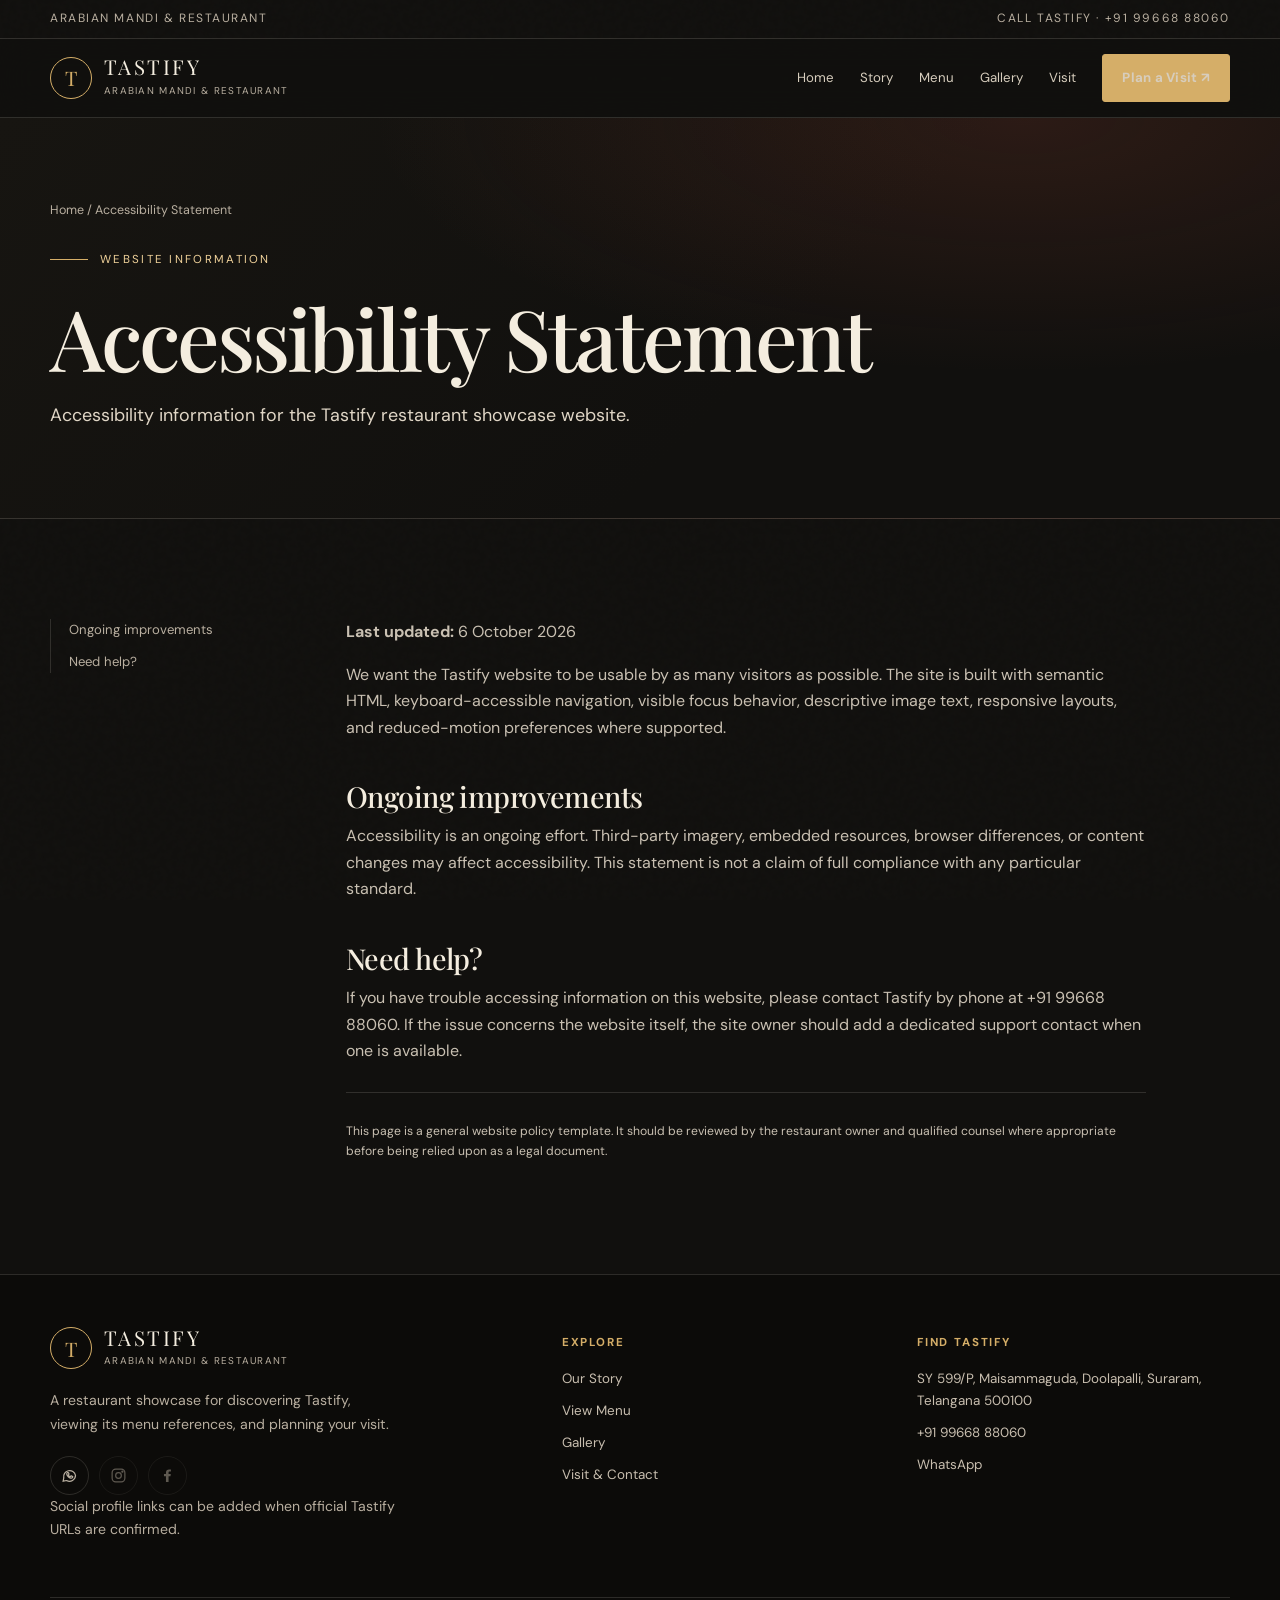
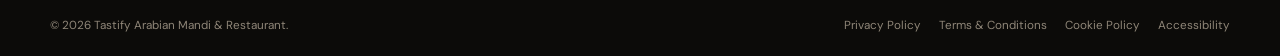
<file: accessibility.html>
<!doctype html><html lang="en"><head><meta charset="utf-8"><meta name="viewport" content="width=device-width,initial-scale=1"><meta name="theme-color" content="#11100e"><meta name="description" content="Accessibility information for the Tastify restaurant showcase website"><title>Accessibility Statement | Tastify Arabian Mandi &amp; Restaurant</title><link rel="preconnect" href="https://fonts.googleapis.com"><link rel="preconnect" href="https://fonts.gstatic.com" crossorigin><link rel="stylesheet" href="assets/styles.css"></head><body><a class="skip-link" href="#main">Skip to content</a><div class="topline"><div class="wrap"><span>Arabian Mandi &amp; Restaurant</span><a href="tel:+919966888060">Call Tastify · +91 99668 88060</a></div></div><header class="header"><div class="wrap nav-wrap"><a class="brand" href="index.html" aria-label="Tastify home"><span class="brand-mark">T</span><span><span class="brand-name">TASTIFY</span><span class="brand-sub">Arabian Mandi &amp; Restaurant</span></span></a><button class="menu-toggle" type="button" aria-expanded="false" aria-label="Open navigation">Menu <span aria-hidden="true">☰</span></button><nav class="nav" aria-label="Main navigation"><a href="index.html">Home</a><a href="story.html">Story</a><a href="menu.html">Menu</a><a href="gallery.html">Gallery</a><a href="visit.html">Visit</a><a class="nav-cta" href="visit.html">Plan a Visit ↗</a></nav></div></header><main id="main"><section class="page-hero"><div class="wrap"><div class="breadcrumbs"><a href="index.html">Home</a> / Accessibility Statement</div><div class="eyebrow">Website information</div><h1>Accessibility Statement</h1><p class="lead">Accessibility information for the Tastify restaurant showcase website.</p></div></section><section class="section"><div class="wrap legal-layout"><nav class="legal-nav" aria-label="On this page"><a href="#ongoing">Ongoing improvements</a><a href="#help">Need help?</a></nav><article class="legal-copy"><p><strong>Last updated:</strong> 6 October 2026</p><p>We want the Tastify website to be usable by as many visitors as possible. The site is built with semantic HTML, keyboard-accessible navigation, visible focus behavior, descriptive image text, responsive layouts, and reduced-motion preferences where supported.</p><h2 id="ongoing">Ongoing improvements</h2><p>Accessibility is an ongoing effort. Third-party imagery, embedded resources, browser differences, or content changes may affect accessibility. This statement is not a claim of full compliance with any particular standard.</p><h2 id="help">Need help?</h2><p>If you have trouble accessing information on this website, please contact Tastify by phone at <a href="tel:+919966888060">+91 99668 88060</a>. If the issue concerns the website itself, the site owner should add a dedicated support contact when one is available.</p><div class="rule"></div><p class="smallprint">This page is a general website policy template. It should be reviewed by the restaurant owner and qualified counsel where appropriate before being relied upon as a legal document.</p></article></div></section></main><footer class="footer"><div class="wrap"><div class="footer-main"><div><a class="brand" href="index.html"><span class="brand-mark">T</span><span><span class="brand-name">TASTIFY</span><span class="brand-sub">Arabian Mandi &amp; Restaurant</span></span></a><p style="margin-top:20px">A restaurant showcase for discovering Tastify, viewing its menu references, and planning your visit.</p><div class="socials"><a class="social" href="https://wa.me/919966888060" aria-label="WhatsApp Tastify" title="WhatsApp Tastify"><svg viewBox="0 0 24 24" fill="none" stroke="currentColor" stroke-width="1.7"><path d="M20.5 11.7a8.5 8.5 0 0 1-12.6 7.4L3 20l.9-4.6a8.5 8.5 0 1 1 16.6-3.7Z"/><path d="M8.6 8.2c.3-.6.6-.6.9-.6h.5c.2 0 .4.1.5.4l.7 1.7c.1.2 0 .4-.1.6l-.5.6c-.2.2-.2.4 0 .7.5.8 1.2 1.5 2 1.9.3.2.5.2.7-.1l.7-.8c.2-.2.4-.2.6-.1l1.6.8c.3.1.4.3.4.5 0 .4-.2 1-.6 1.3-.4.4-1.1.7-1.8.6-1.1-.1-2.4-.7-3.6-1.7-1.3-1.1-2.2-2.5-2.4-3.5-.2-.8.1-1.6.4-2.3Z"/></svg></a><span class="social disabled" title="Official Instagram URL not provided" aria-label="Instagram official link not provided"><svg viewBox="0 0 24 24" fill="none" stroke="currentColor" stroke-width="1.7"><rect x="3" y="3" width="18" height="18" rx="5"/><circle cx="12" cy="12" r="4"/><circle cx="17.5" cy="6.5" r=".8" fill="currentColor"/></svg></span><span class="social disabled" title="Official Facebook URL not provided" aria-label="Facebook official link not provided"><svg viewBox="0 0 24 24" fill="currentColor"><path d="M13.5 21v-8h2.7l.4-3.1h-3.1V8c0-.9.3-1.5 1.6-1.5h1.7V3.7c-.3 0-1.4-.1-2.6-.1-2.6 0-4.4 1.6-4.4 4.5v1.8H7V13h2.8v8z"/></svg></span></div><p class="smallprint">Social profile links can be added when official Tastify URLs are confirmed.</p></div><div><h4>Explore</h4><div class="footer-links"><a href="story.html">Our Story</a><a href="menu.html">View Menu</a><a href="gallery.html">Gallery</a><a href="visit.html">Visit &amp; Contact</a></div></div><div><h4>Find Tastify</h4><div class="footer-links"><a href="https://www.google.com/maps/search/?api=1&query=Tastify+Arabian+Mandi+%26+Restaurant%2C+SY+599%2FP%2C+Maisammaguda%2C+Doolapalli%2C+Suraram%2C+Telangana+500100" target="_blank" rel="noopener">SY 599/P, Maisammaguda, Doolapalli, Suraram, Telangana 500100</a><a href="tel:+919966888060">+91 99668 88060</a><a href="https://wa.me/919966888060" target="_blank" rel="noopener">WhatsApp</a></div></div></div><div class="footer-bottom"><span>© <span data-year>2026</span> Tastify Arabian Mandi &amp; Restaurant.</span><div class="legal-links"><a href="privacy-policy.html">Privacy Policy</a><a href="terms-and-conditions.html">Terms & Conditions</a><a href="cookie-policy.html">Cookie Policy</a><a href="accessibility.html">Accessibility</a></div></div></div></footer><script src="assets/script.js" defer></script></body></html>
</file>
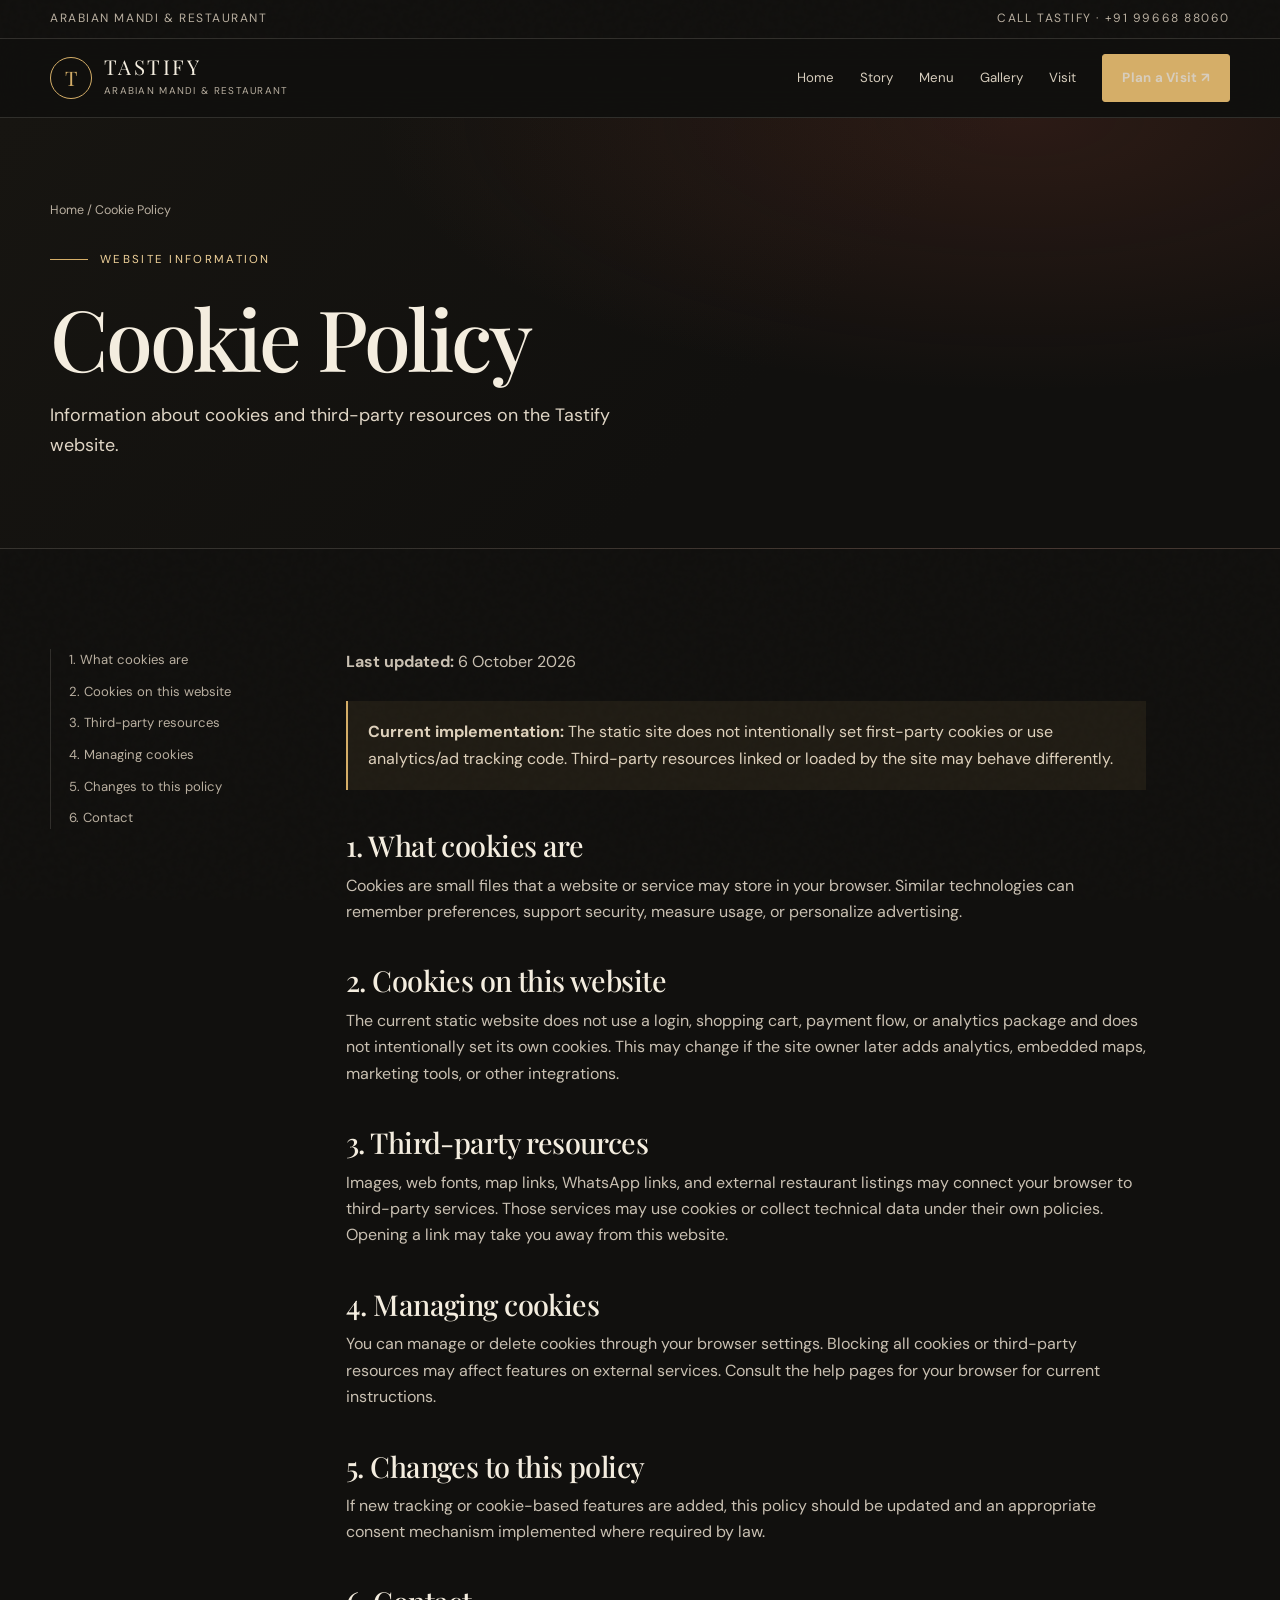
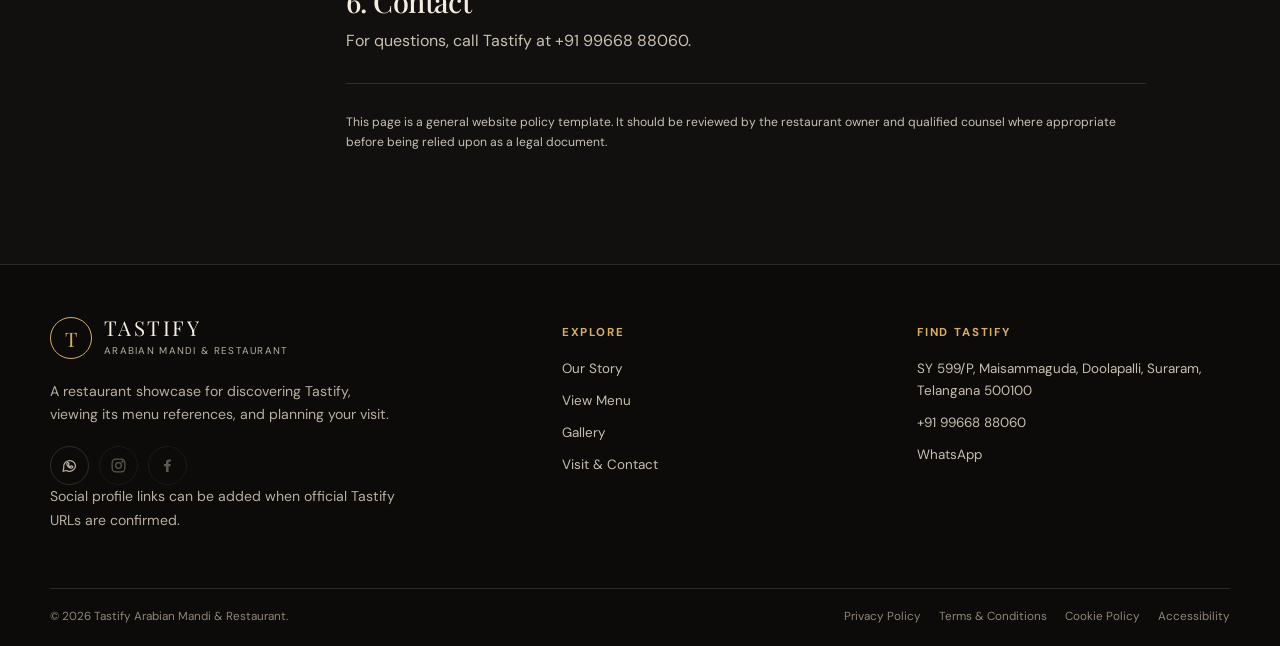
<file: cookie-policy.html>
<!doctype html><html lang="en"><head><meta charset="utf-8"><meta name="viewport" content="width=device-width,initial-scale=1"><meta name="theme-color" content="#11100e"><meta name="description" content="Information about cookies and third-party resources on the Tastify website"><title>Cookie Policy | Tastify Arabian Mandi &amp; Restaurant</title><link rel="preconnect" href="https://fonts.googleapis.com"><link rel="preconnect" href="https://fonts.gstatic.com" crossorigin><link rel="stylesheet" href="assets/styles.css"></head><body><a class="skip-link" href="#main">Skip to content</a><div class="topline"><div class="wrap"><span>Arabian Mandi &amp; Restaurant</span><a href="tel:+919966888060">Call Tastify · +91 99668 88060</a></div></div><header class="header"><div class="wrap nav-wrap"><a class="brand" href="index.html" aria-label="Tastify home"><span class="brand-mark">T</span><span><span class="brand-name">TASTIFY</span><span class="brand-sub">Arabian Mandi &amp; Restaurant</span></span></a><button class="menu-toggle" type="button" aria-expanded="false" aria-label="Open navigation">Menu <span aria-hidden="true">☰</span></button><nav class="nav" aria-label="Main navigation"><a href="index.html">Home</a><a href="story.html">Story</a><a href="menu.html">Menu</a><a href="gallery.html">Gallery</a><a href="visit.html">Visit</a><a class="nav-cta" href="visit.html">Plan a Visit ↗</a></nav></div></header><main id="main"><section class="page-hero"><div class="wrap"><div class="breadcrumbs"><a href="index.html">Home</a> / Cookie Policy</div><div class="eyebrow">Website information</div><h1>Cookie Policy</h1><p class="lead">Information about cookies and third-party resources on the Tastify website.</p></div></section><section class="section"><div class="wrap legal-layout"><nav class="legal-nav" aria-label="On this page"><a href="#what">1. What cookies are</a><a href="#this-site">2. Cookies on this website</a><a href="#third-party">3. Third-party resources</a><a href="#manage">4. Managing cookies</a><a href="#changes">5. Changes to this policy</a><a href="#contact">6. Contact</a></nav><article class="legal-copy"><p><strong>Last updated:</strong> 6 October 2026</p><div class="notice"><strong>Current implementation:</strong> The static site does not intentionally set first-party cookies or use analytics/ad tracking code. Third-party resources linked or loaded by the site may behave differently.</div><h2 id="what">1. What cookies are</h2><p>Cookies are small files that a website or service may store in your browser. Similar technologies can remember preferences, support security, measure usage, or personalize advertising.</p><h2 id="this-site">2. Cookies on this website</h2><p>The current static website does not use a login, shopping cart, payment flow, or analytics package and does not intentionally set its own cookies. This may change if the site owner later adds analytics, embedded maps, marketing tools, or other integrations.</p><h2 id="third-party">3. Third-party resources</h2><p>Images, web fonts, map links, WhatsApp links, and external restaurant listings may connect your browser to third-party services. Those services may use cookies or collect technical data under their own policies. Opening a link may take you away from this website.</p><h2 id="manage">4. Managing cookies</h2><p>You can manage or delete cookies through your browser settings. Blocking all cookies or third-party resources may affect features on external services. Consult the help pages for your browser for current instructions.</p><h2 id="changes">5. Changes to this policy</h2><p>If new tracking or cookie-based features are added, this policy should be updated and an appropriate consent mechanism implemented where required by law.</p><h2 id="contact">6. Contact</h2><p>For questions, call Tastify at <a href="tel:+919966888060">+91 99668 88060</a>.</p><div class="rule"></div><p class="smallprint">This page is a general website policy template. It should be reviewed by the restaurant owner and qualified counsel where appropriate before being relied upon as a legal document.</p></article></div></section></main><footer class="footer"><div class="wrap"><div class="footer-main"><div><a class="brand" href="index.html"><span class="brand-mark">T</span><span><span class="brand-name">TASTIFY</span><span class="brand-sub">Arabian Mandi &amp; Restaurant</span></span></a><p style="margin-top:20px">A restaurant showcase for discovering Tastify, viewing its menu references, and planning your visit.</p><div class="socials"><a class="social" href="https://wa.me/919966888060" aria-label="WhatsApp Tastify" title="WhatsApp Tastify"><svg viewBox="0 0 24 24" fill="none" stroke="currentColor" stroke-width="1.7"><path d="M20.5 11.7a8.5 8.5 0 0 1-12.6 7.4L3 20l.9-4.6a8.5 8.5 0 1 1 16.6-3.7Z"/><path d="M8.6 8.2c.3-.6.6-.6.9-.6h.5c.2 0 .4.1.5.4l.7 1.7c.1.2 0 .4-.1.6l-.5.6c-.2.2-.2.4 0 .7.5.8 1.2 1.5 2 1.9.3.2.5.2.7-.1l.7-.8c.2-.2.4-.2.6-.1l1.6.8c.3.1.4.3.4.5 0 .4-.2 1-.6 1.3-.4.4-1.1.7-1.8.6-1.1-.1-2.4-.7-3.6-1.7-1.3-1.1-2.2-2.5-2.4-3.5-.2-.8.1-1.6.4-2.3Z"/></svg></a><span class="social disabled" title="Official Instagram URL not provided" aria-label="Instagram official link not provided"><svg viewBox="0 0 24 24" fill="none" stroke="currentColor" stroke-width="1.7"><rect x="3" y="3" width="18" height="18" rx="5"/><circle cx="12" cy="12" r="4"/><circle cx="17.5" cy="6.5" r=".8" fill="currentColor"/></svg></span><span class="social disabled" title="Official Facebook URL not provided" aria-label="Facebook official link not provided"><svg viewBox="0 0 24 24" fill="currentColor"><path d="M13.5 21v-8h2.7l.4-3.1h-3.1V8c0-.9.3-1.5 1.6-1.5h1.7V3.7c-.3 0-1.4-.1-2.6-.1-2.6 0-4.4 1.6-4.4 4.5v1.8H7V13h2.8v8z"/></svg></span></div><p class="smallprint">Social profile links can be added when official Tastify URLs are confirmed.</p></div><div><h4>Explore</h4><div class="footer-links"><a href="story.html">Our Story</a><a href="menu.html">View Menu</a><a href="gallery.html">Gallery</a><a href="visit.html">Visit &amp; Contact</a></div></div><div><h4>Find Tastify</h4><div class="footer-links"><a href="https://www.google.com/maps/search/?api=1&query=Tastify+Arabian+Mandi+%26+Restaurant%2C+SY+599%2FP%2C+Maisammaguda%2C+Doolapalli%2C+Suraram%2C+Telangana+500100" target="_blank" rel="noopener">SY 599/P, Maisammaguda, Doolapalli, Suraram, Telangana 500100</a><a href="tel:+919966888060">+91 99668 88060</a><a href="https://wa.me/919966888060" target="_blank" rel="noopener">WhatsApp</a></div></div></div><div class="footer-bottom"><span>© <span data-year>2026</span> Tastify Arabian Mandi &amp; Restaurant.</span><div class="legal-links"><a href="privacy-policy.html">Privacy Policy</a><a href="terms-and-conditions.html">Terms & Conditions</a><a href="cookie-policy.html">Cookie Policy</a><a href="accessibility.html">Accessibility</a></div></div></div></footer><script src="assets/script.js" defer></script></body></html>
</file>
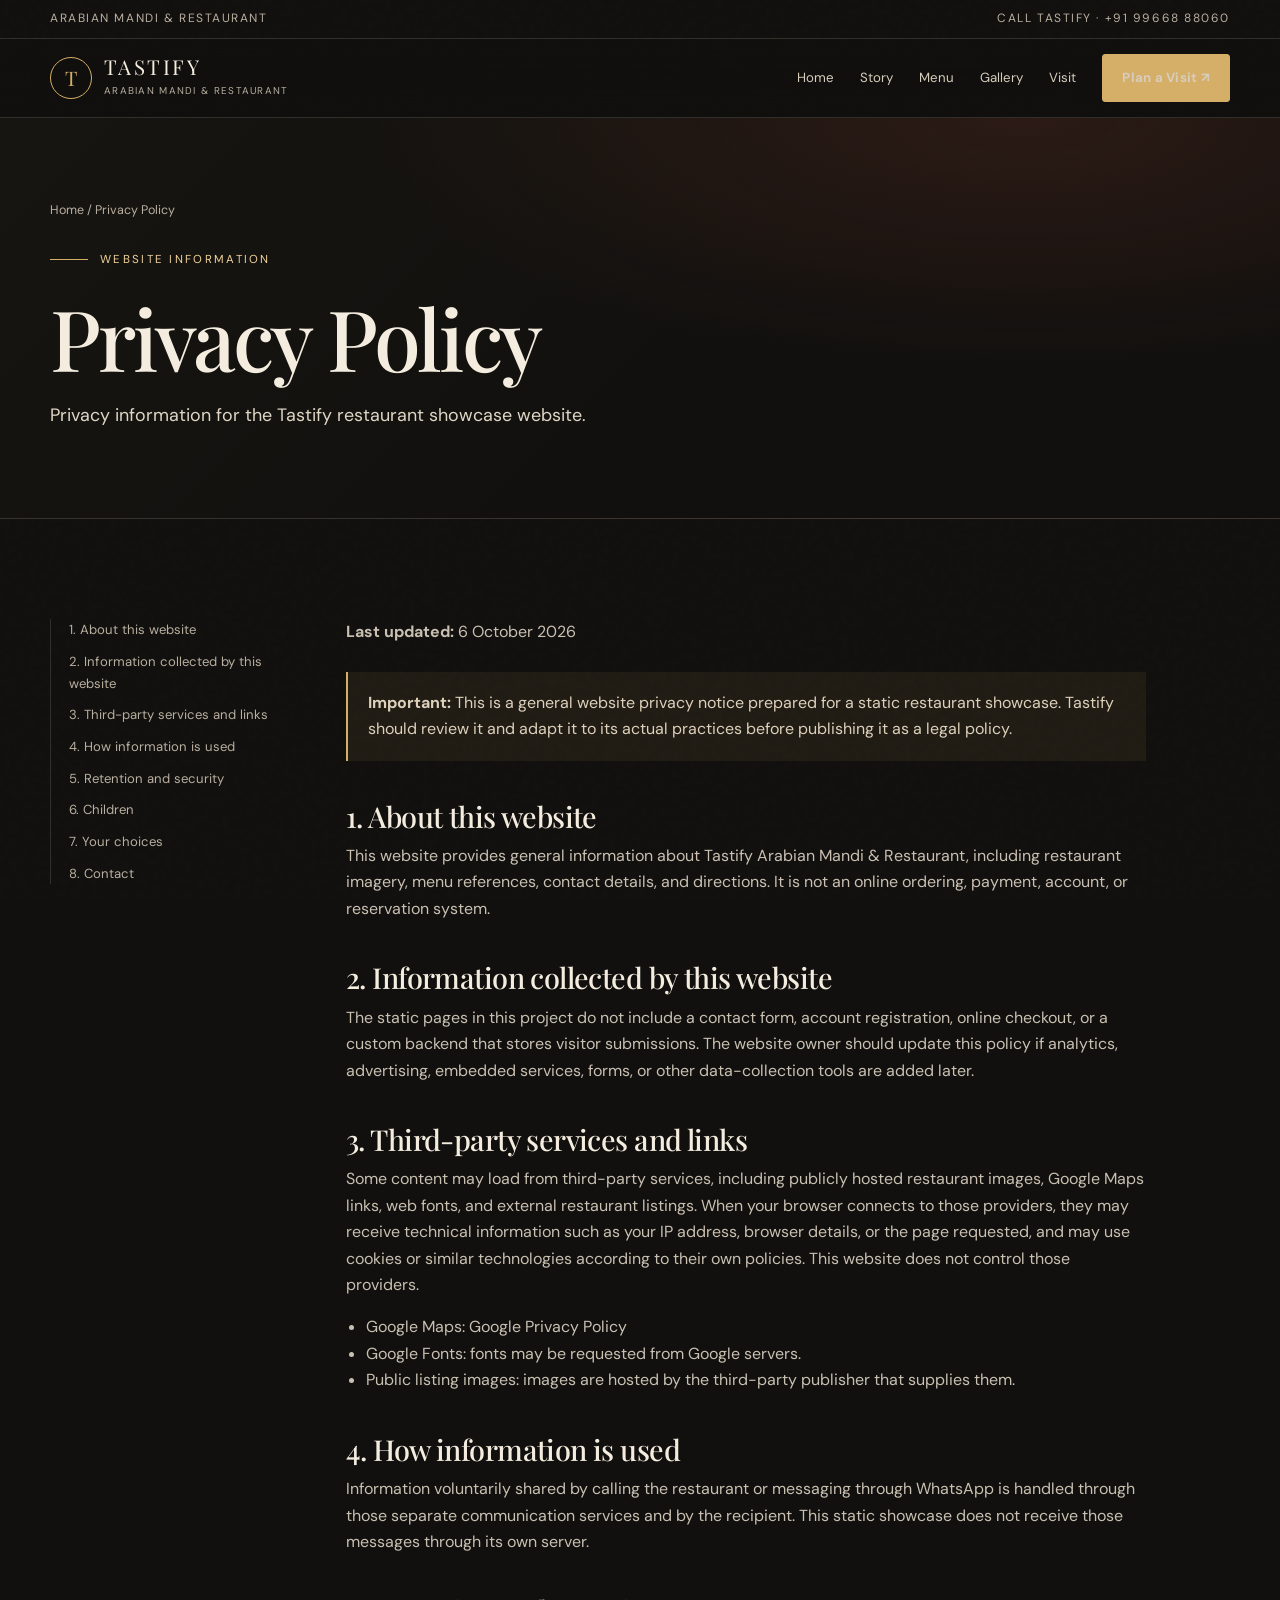
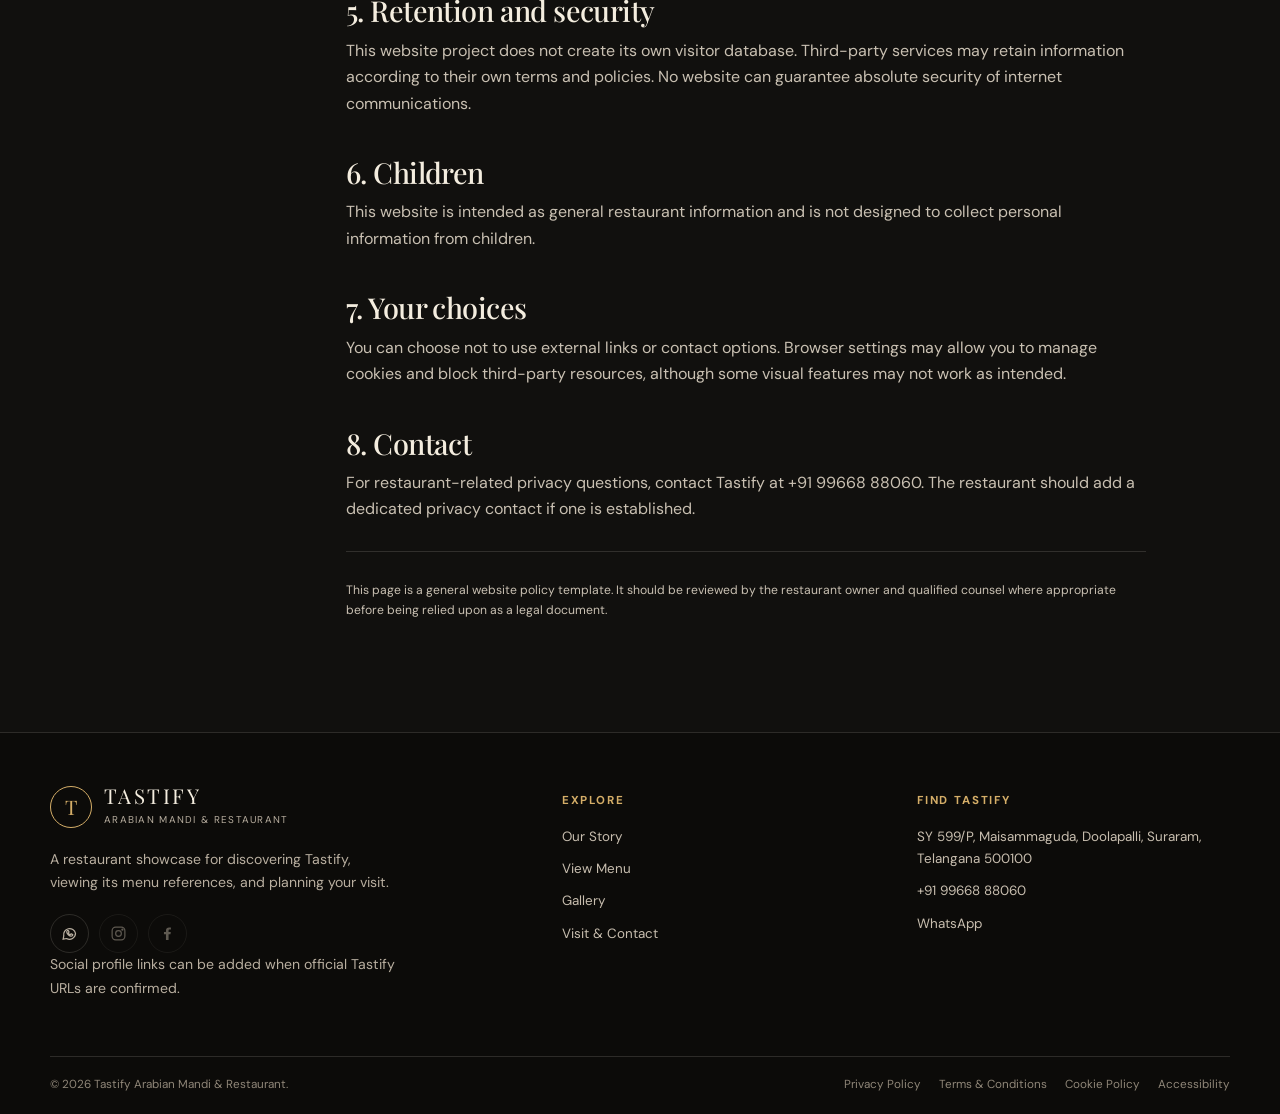
<file: privacy-policy.html>
<!doctype html><html lang="en"><head><meta charset="utf-8"><meta name="viewport" content="width=device-width,initial-scale=1"><meta name="theme-color" content="#11100e"><meta name="description" content="Privacy information for the Tastify restaurant showcase website"><title>Privacy Policy | Tastify Arabian Mandi &amp; Restaurant</title><link rel="preconnect" href="https://fonts.googleapis.com"><link rel="preconnect" href="https://fonts.gstatic.com" crossorigin><link rel="stylesheet" href="assets/styles.css"></head><body><a class="skip-link" href="#main">Skip to content</a><div class="topline"><div class="wrap"><span>Arabian Mandi &amp; Restaurant</span><a href="tel:+919966888060">Call Tastify · +91 99668 88060</a></div></div><header class="header"><div class="wrap nav-wrap"><a class="brand" href="index.html" aria-label="Tastify home"><span class="brand-mark">T</span><span><span class="brand-name">TASTIFY</span><span class="brand-sub">Arabian Mandi &amp; Restaurant</span></span></a><button class="menu-toggle" type="button" aria-expanded="false" aria-label="Open navigation">Menu <span aria-hidden="true">☰</span></button><nav class="nav" aria-label="Main navigation"><a href="index.html">Home</a><a href="story.html">Story</a><a href="menu.html">Menu</a><a href="gallery.html">Gallery</a><a href="visit.html">Visit</a><a class="nav-cta" href="visit.html">Plan a Visit ↗</a></nav></div></header><main id="main"><section class="page-hero"><div class="wrap"><div class="breadcrumbs"><a href="index.html">Home</a> / Privacy Policy</div><div class="eyebrow">Website information</div><h1>Privacy Policy</h1><p class="lead">Privacy information for the Tastify restaurant showcase website.</p></div></section><section class="section"><div class="wrap legal-layout"><nav class="legal-nav" aria-label="On this page"><a href="#scope">1. About this website</a><a href="#data">2. Information collected by this website</a><a href="#third-party">3. Third-party services and links</a><a href="#purpose">4. How information is used</a><a href="#retention">5. Retention and security</a><a href="#children">6. Children</a><a href="#rights">7. Your choices</a><a href="#contact">8. Contact</a></nav><article class="legal-copy"><p><strong>Last updated:</strong> 6 October 2026</p><div class="notice"><strong>Important:</strong> This is a general website privacy notice prepared for a static restaurant showcase. Tastify should review it and adapt it to its actual practices before publishing it as a legal policy.</div><h2 id="scope">1. About this website</h2><p>This website provides general information about Tastify Arabian Mandi &amp; Restaurant, including restaurant imagery, menu references, contact details, and directions. It is not an online ordering, payment, account, or reservation system.</p><h2 id="data">2. Information collected by this website</h2><p>The static pages in this project do not include a contact form, account registration, online checkout, or a custom backend that stores visitor submissions. The website owner should update this policy if analytics, advertising, embedded services, forms, or other data-collection tools are added later.</p><h2 id="third-party">3. Third-party services and links</h2><p>Some content may load from third-party services, including publicly hosted restaurant images, Google Maps links, web fonts, and external restaurant listings. When your browser connects to those providers, they may receive technical information such as your IP address, browser details, or the page requested, and may use cookies or similar technologies according to their own policies. This website does not control those providers.</p><ul><li>Google Maps: <a href="https://policies.google.com/privacy" target="_blank" rel="noopener">Google Privacy Policy</a></li><li>Google Fonts: fonts may be requested from Google servers.</li><li>Public listing images: images are hosted by the third-party publisher that supplies them.</li></ul><h2 id="purpose">4. How information is used</h2><p>Information voluntarily shared by calling the restaurant or messaging through WhatsApp is handled through those separate communication services and by the recipient. This static showcase does not receive those messages through its own server.</p><h2 id="retention">5. Retention and security</h2><p>This website project does not create its own visitor database. Third-party services may retain information according to their own terms and policies. No website can guarantee absolute security of internet communications.</p><h2 id="children">6. Children</h2><p>This website is intended as general restaurant information and is not designed to collect personal information from children.</p><h2 id="rights">7. Your choices</h2><p>You can choose not to use external links or contact options. Browser settings may allow you to manage cookies and block third-party resources, although some visual features may not work as intended.</p><h2 id="contact">8. Contact</h2><p>For restaurant-related privacy questions, contact Tastify at <a href="tel:+919966888060">+91 99668 88060</a>. The restaurant should add a dedicated privacy contact if one is established.</p><div class="rule"></div><p class="smallprint">This page is a general website policy template. It should be reviewed by the restaurant owner and qualified counsel where appropriate before being relied upon as a legal document.</p></article></div></section></main><footer class="footer"><div class="wrap"><div class="footer-main"><div><a class="brand" href="index.html"><span class="brand-mark">T</span><span><span class="brand-name">TASTIFY</span><span class="brand-sub">Arabian Mandi &amp; Restaurant</span></span></a><p style="margin-top:20px">A restaurant showcase for discovering Tastify, viewing its menu references, and planning your visit.</p><div class="socials"><a class="social" href="https://wa.me/919966888060" aria-label="WhatsApp Tastify" title="WhatsApp Tastify"><svg viewBox="0 0 24 24" fill="none" stroke="currentColor" stroke-width="1.7"><path d="M20.5 11.7a8.5 8.5 0 0 1-12.6 7.4L3 20l.9-4.6a8.5 8.5 0 1 1 16.6-3.7Z"/><path d="M8.6 8.2c.3-.6.6-.6.9-.6h.5c.2 0 .4.1.5.4l.7 1.7c.1.2 0 .4-.1.6l-.5.6c-.2.2-.2.4 0 .7.5.8 1.2 1.5 2 1.9.3.2.5.2.7-.1l.7-.8c.2-.2.4-.2.6-.1l1.6.8c.3.1.4.3.4.5 0 .4-.2 1-.6 1.3-.4.4-1.1.7-1.8.6-1.1-.1-2.4-.7-3.6-1.7-1.3-1.1-2.2-2.5-2.4-3.5-.2-.8.1-1.6.4-2.3Z"/></svg></a><span class="social disabled" title="Official Instagram URL not provided" aria-label="Instagram official link not provided"><svg viewBox="0 0 24 24" fill="none" stroke="currentColor" stroke-width="1.7"><rect x="3" y="3" width="18" height="18" rx="5"/><circle cx="12" cy="12" r="4"/><circle cx="17.5" cy="6.5" r=".8" fill="currentColor"/></svg></span><span class="social disabled" title="Official Facebook URL not provided" aria-label="Facebook official link not provided"><svg viewBox="0 0 24 24" fill="currentColor"><path d="M13.5 21v-8h2.7l.4-3.1h-3.1V8c0-.9.3-1.5 1.6-1.5h1.7V3.7c-.3 0-1.4-.1-2.6-.1-2.6 0-4.4 1.6-4.4 4.5v1.8H7V13h2.8v8z"/></svg></span></div><p class="smallprint">Social profile links can be added when official Tastify URLs are confirmed.</p></div><div><h4>Explore</h4><div class="footer-links"><a href="story.html">Our Story</a><a href="menu.html">View Menu</a><a href="gallery.html">Gallery</a><a href="visit.html">Visit &amp; Contact</a></div></div><div><h4>Find Tastify</h4><div class="footer-links"><a href="https://www.google.com/maps/search/?api=1&query=Tastify+Arabian+Mandi+%26+Restaurant%2C+SY+599%2FP%2C+Maisammaguda%2C+Doolapalli%2C+Suraram%2C+Telangana+500100" target="_blank" rel="noopener">SY 599/P, Maisammaguda, Doolapalli, Suraram, Telangana 500100</a><a href="tel:+919966888060">+91 99668 88060</a><a href="https://wa.me/919966888060" target="_blank" rel="noopener">WhatsApp</a></div></div></div><div class="footer-bottom"><span>© <span data-year>2026</span> Tastify Arabian Mandi &amp; Restaurant.</span><div class="legal-links"><a href="privacy-policy.html">Privacy Policy</a><a href="terms-and-conditions.html">Terms & Conditions</a><a href="cookie-policy.html">Cookie Policy</a><a href="accessibility.html">Accessibility</a></div></div></div></footer><script src="assets/script.js" defer></script></body></html>
</file>
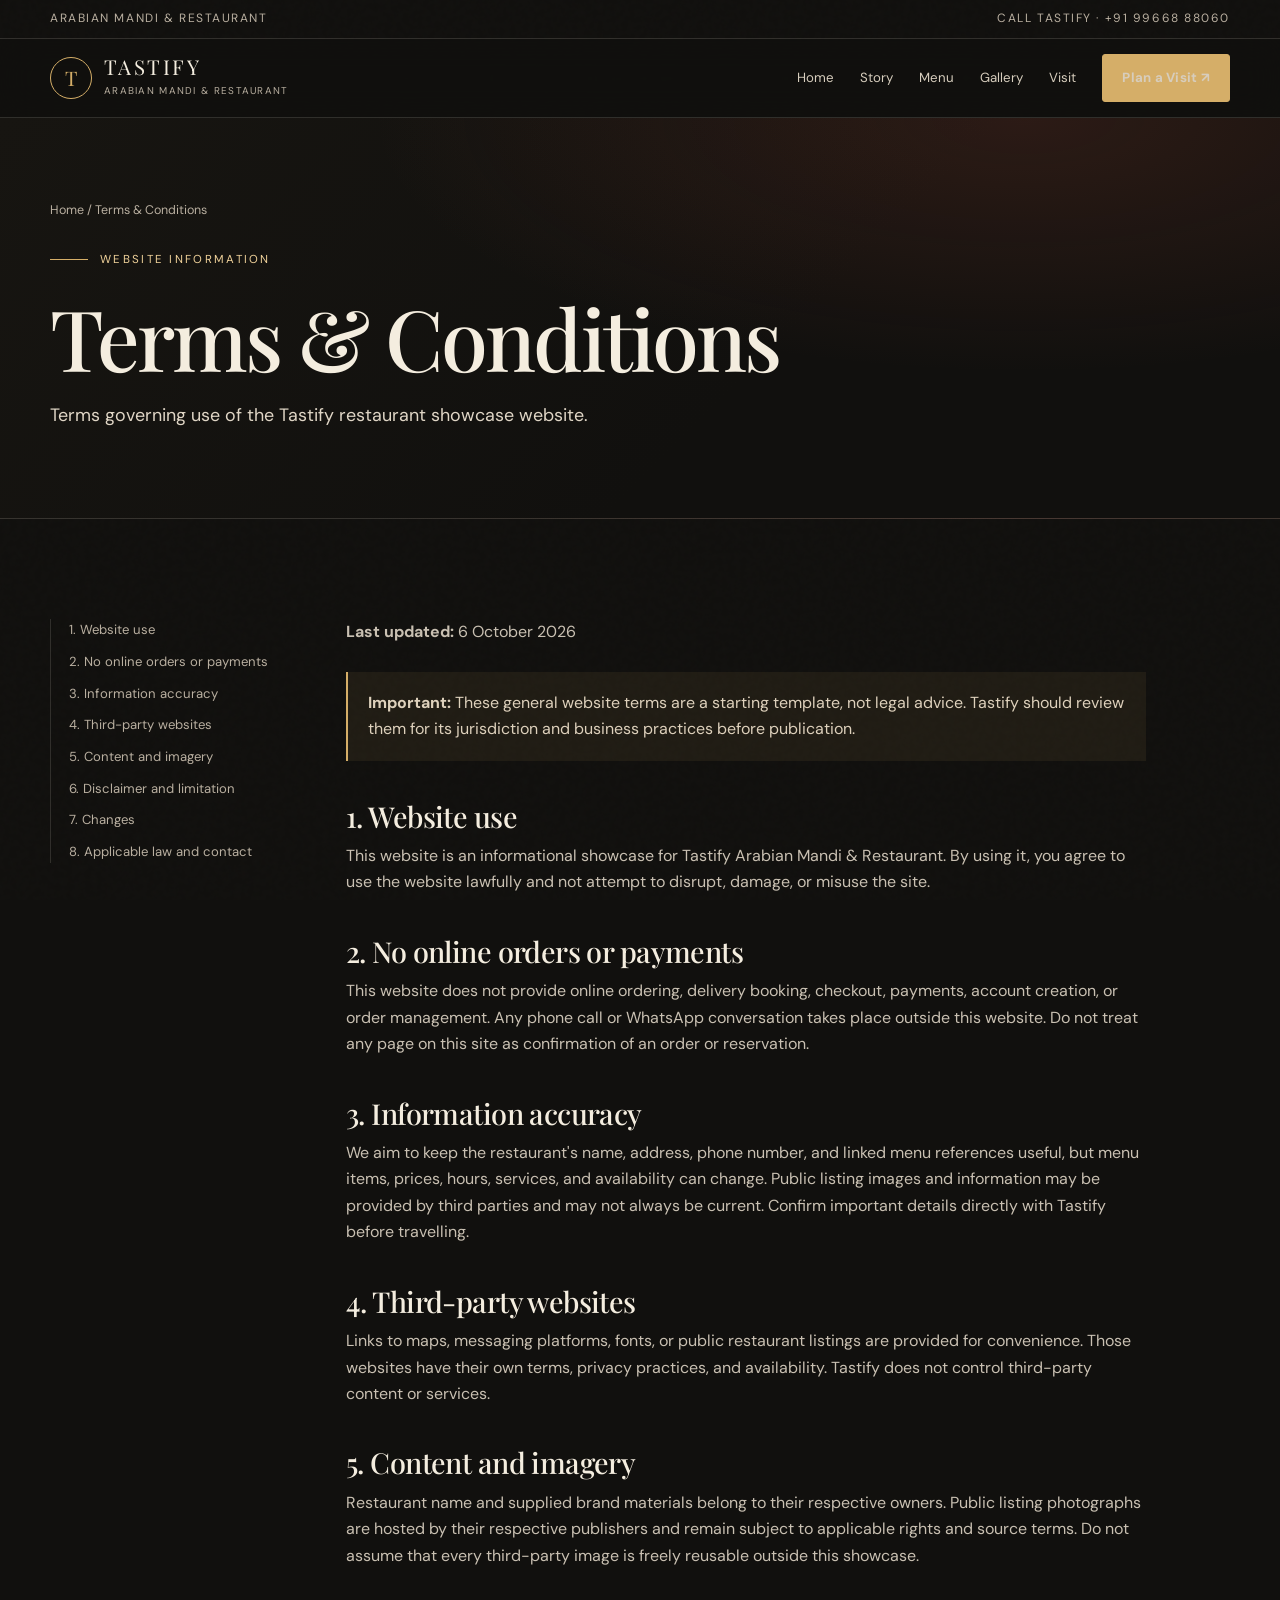
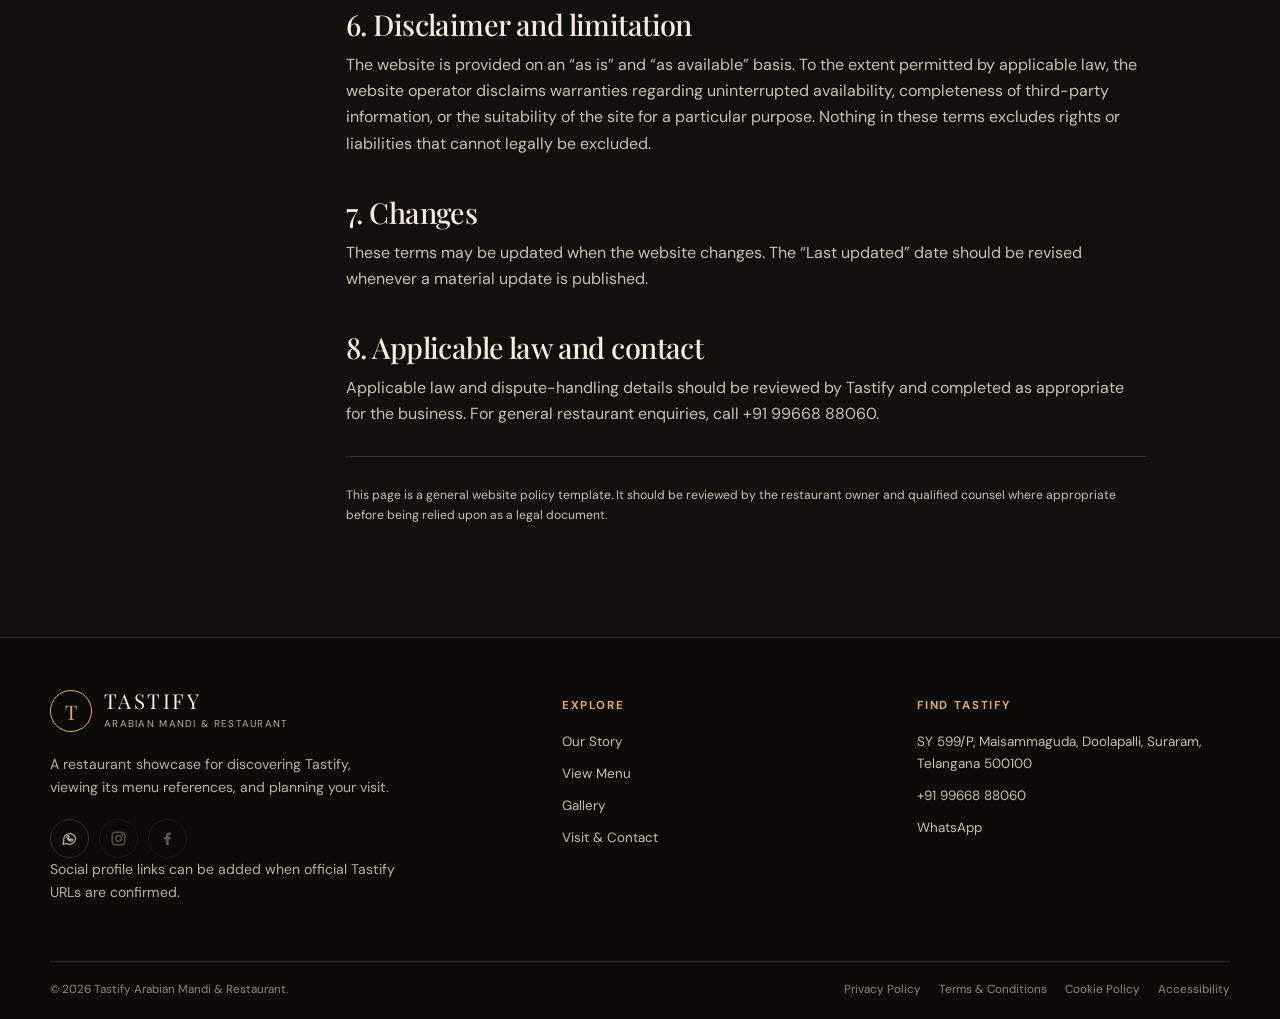
<file: terms-and-conditions.html>
<!doctype html><html lang="en"><head><meta charset="utf-8"><meta name="viewport" content="width=device-width,initial-scale=1"><meta name="theme-color" content="#11100e"><meta name="description" content="Terms governing use of the Tastify restaurant showcase website"><title>Terms & Conditions | Tastify Arabian Mandi &amp; Restaurant</title><link rel="preconnect" href="https://fonts.googleapis.com"><link rel="preconnect" href="https://fonts.gstatic.com" crossorigin><link rel="stylesheet" href="assets/styles.css"></head><body><a class="skip-link" href="#main">Skip to content</a><div class="topline"><div class="wrap"><span>Arabian Mandi &amp; Restaurant</span><a href="tel:+919966888060">Call Tastify · +91 99668 88060</a></div></div><header class="header"><div class="wrap nav-wrap"><a class="brand" href="index.html" aria-label="Tastify home"><span class="brand-mark">T</span><span><span class="brand-name">TASTIFY</span><span class="brand-sub">Arabian Mandi &amp; Restaurant</span></span></a><button class="menu-toggle" type="button" aria-expanded="false" aria-label="Open navigation">Menu <span aria-hidden="true">☰</span></button><nav class="nav" aria-label="Main navigation"><a href="index.html">Home</a><a href="story.html">Story</a><a href="menu.html">Menu</a><a href="gallery.html">Gallery</a><a href="visit.html">Visit</a><a class="nav-cta" href="visit.html">Plan a Visit ↗</a></nav></div></header><main id="main"><section class="page-hero"><div class="wrap"><div class="breadcrumbs"><a href="index.html">Home</a> / Terms & Conditions</div><div class="eyebrow">Website information</div><h1>Terms & Conditions</h1><p class="lead">Terms governing use of the Tastify restaurant showcase website.</p></div></section><section class="section"><div class="wrap legal-layout"><nav class="legal-nav" aria-label="On this page"><a href="#acceptance">1. Website use</a><a href="#no-orders">2. No online orders or payments</a><a href="#accuracy">3. Information accuracy</a><a href="#third-party">4. Third-party websites</a><a href="#intellectual-property">5. Content and imagery</a><a href="#liability">6. Disclaimer and limitation</a><a href="#changes">7. Changes</a><a href="#law">8. Applicable law and contact</a></nav><article class="legal-copy"><p><strong>Last updated:</strong> 6 October 2026</p><div class="notice"><strong>Important:</strong> These general website terms are a starting template, not legal advice. Tastify should review them for its jurisdiction and business practices before publication.</div><h2 id="acceptance">1. Website use</h2><p>This website is an informational showcase for Tastify Arabian Mandi &amp; Restaurant. By using it, you agree to use the website lawfully and not attempt to disrupt, damage, or misuse the site.</p><h2 id="no-orders">2. No online orders or payments</h2><p>This website does not provide online ordering, delivery booking, checkout, payments, account creation, or order management. Any phone call or WhatsApp conversation takes place outside this website. Do not treat any page on this site as confirmation of an order or reservation.</p><h2 id="accuracy">3. Information accuracy</h2><p>We aim to keep the restaurant's name, address, phone number, and linked menu references useful, but menu items, prices, hours, services, and availability can change. Public listing images and information may be provided by third parties and may not always be current. Confirm important details directly with Tastify before travelling.</p><h2 id="third-party">4. Third-party websites</h2><p>Links to maps, messaging platforms, fonts, or public restaurant listings are provided for convenience. Those websites have their own terms, privacy practices, and availability. Tastify does not control third-party content or services.</p><h2 id="intellectual-property">5. Content and imagery</h2><p>Restaurant name and supplied brand materials belong to their respective owners. Public listing photographs are hosted by their respective publishers and remain subject to applicable rights and source terms. Do not assume that every third-party image is freely reusable outside this showcase.</p><h2 id="liability">6. Disclaimer and limitation</h2><p>The website is provided on an “as is” and “as available” basis. To the extent permitted by applicable law, the website operator disclaims warranties regarding uninterrupted availability, completeness of third-party information, or the suitability of the site for a particular purpose. Nothing in these terms excludes rights or liabilities that cannot legally be excluded.</p><h2 id="changes">7. Changes</h2><p>These terms may be updated when the website changes. The “Last updated” date should be revised whenever a material update is published.</p><h2 id="law">8. Applicable law and contact</h2><p>Applicable law and dispute-handling details should be reviewed by Tastify and completed as appropriate for the business. For general restaurant enquiries, call <a href="tel:+919966888060">+91 99668 88060</a>.</p><div class="rule"></div><p class="smallprint">This page is a general website policy template. It should be reviewed by the restaurant owner and qualified counsel where appropriate before being relied upon as a legal document.</p></article></div></section></main><footer class="footer"><div class="wrap"><div class="footer-main"><div><a class="brand" href="index.html"><span class="brand-mark">T</span><span><span class="brand-name">TASTIFY</span><span class="brand-sub">Arabian Mandi &amp; Restaurant</span></span></a><p style="margin-top:20px">A restaurant showcase for discovering Tastify, viewing its menu references, and planning your visit.</p><div class="socials"><a class="social" href="https://wa.me/919966888060" aria-label="WhatsApp Tastify" title="WhatsApp Tastify"><svg viewBox="0 0 24 24" fill="none" stroke="currentColor" stroke-width="1.7"><path d="M20.5 11.7a8.5 8.5 0 0 1-12.6 7.4L3 20l.9-4.6a8.5 8.5 0 1 1 16.6-3.7Z"/><path d="M8.6 8.2c.3-.6.6-.6.9-.6h.5c.2 0 .4.1.5.4l.7 1.7c.1.2 0 .4-.1.6l-.5.6c-.2.2-.2.4 0 .7.5.8 1.2 1.5 2 1.9.3.2.5.2.7-.1l.7-.8c.2-.2.4-.2.6-.1l1.6.8c.3.1.4.3.4.5 0 .4-.2 1-.6 1.3-.4.4-1.1.7-1.8.6-1.1-.1-2.4-.7-3.6-1.7-1.3-1.1-2.2-2.5-2.4-3.5-.2-.8.1-1.6.4-2.3Z"/></svg></a><span class="social disabled" title="Official Instagram URL not provided" aria-label="Instagram official link not provided"><svg viewBox="0 0 24 24" fill="none" stroke="currentColor" stroke-width="1.7"><rect x="3" y="3" width="18" height="18" rx="5"/><circle cx="12" cy="12" r="4"/><circle cx="17.5" cy="6.5" r=".8" fill="currentColor"/></svg></span><span class="social disabled" title="Official Facebook URL not provided" aria-label="Facebook official link not provided"><svg viewBox="0 0 24 24" fill="currentColor"><path d="M13.5 21v-8h2.7l.4-3.1h-3.1V8c0-.9.3-1.5 1.6-1.5h1.7V3.7c-.3 0-1.4-.1-2.6-.1-2.6 0-4.4 1.6-4.4 4.5v1.8H7V13h2.8v8z"/></svg></span></div><p class="smallprint">Social profile links can be added when official Tastify URLs are confirmed.</p></div><div><h4>Explore</h4><div class="footer-links"><a href="story.html">Our Story</a><a href="menu.html">View Menu</a><a href="gallery.html">Gallery</a><a href="visit.html">Visit &amp; Contact</a></div></div><div><h4>Find Tastify</h4><div class="footer-links"><a href="https://www.google.com/maps/search/?api=1&query=Tastify+Arabian+Mandi+%26+Restaurant%2C+SY+599%2FP%2C+Maisammaguda%2C+Doolapalli%2C+Suraram%2C+Telangana+500100" target="_blank" rel="noopener">SY 599/P, Maisammaguda, Doolapalli, Suraram, Telangana 500100</a><a href="tel:+919966888060">+91 99668 88060</a><a href="https://wa.me/919966888060" target="_blank" rel="noopener">WhatsApp</a></div></div></div><div class="footer-bottom"><span>© <span data-year>2026</span> Tastify Arabian Mandi &amp; Restaurant.</span><div class="legal-links"><a href="privacy-policy.html">Privacy Policy</a><a href="terms-and-conditions.html">Terms & Conditions</a><a href="cookie-policy.html">Cookie Policy</a><a href="accessibility.html">Accessibility</a></div></div></div></footer><script src="assets/script.js" defer></script></body></html>
</file>
<file: assets/styles.css>
@import url('https://fonts.googleapis.com/css2?family=DM+Sans:wght@400;500;600;700&family=Playfair+Display:wght@500;600;700&display=swap');
:root{--bg:#11100e;--panel:#1a1815;--panel2:#211e19;--ivory:#f4eddf;--muted:#b9afa0;--gold:#d5ae68;--gold2:#f0d29a;--line:rgba(244,237,223,.14);--red:#a64b35;--max:1180px;--serif:'Playfair Display',Georgia,serif;--sans:'DM Sans',Arial,sans-serif}*{box-sizing:border-box}html{scroll-behavior:smooth;scroll-padding-top:90px}body{margin:0;background:var(--bg);color:var(--ivory);font-family:var(--sans);line-height:1.65}body:before{content:"";position:fixed;inset:0;pointer-events:none;opacity:.08;background-image:url("data:image/svg+xml,%3Csvg viewBox='0 0 180 180' xmlns='http://www.w3.org/2000/svg'%3E%3Cfilter id='n'%3E%3CfeTurbulence type='fractalNoise' baseFrequency='.8' numOctaves='3' stitchTiles='stitch'/%3E%3C/filter%3E%3Crect width='100%25' height='100%25' filter='url(%23n)' opacity='.2'/%3E%3C/svg%3E");z-index:-1}a{color:inherit;text-decoration:none}img{display:block;max-width:100%}button{font:inherit}.wrap{width:min(var(--max),calc(100% - 44px));margin-inline:auto}.topline{border-bottom:1px solid var(--line);color:var(--muted);font-size:.75rem;letter-spacing:.13em;text-transform:uppercase}.topline .wrap{display:flex;justify-content:space-between;gap:18px;padding:9px 0}.topline a:hover{color:var(--gold2)}.header{position:sticky;top:0;z-index:30;background:rgba(17,16,14,.82);backdrop-filter:blur(18px);border-bottom:1px solid var(--line)}.nav-wrap{display:flex;align-items:center;justify-content:space-between;min-height:78px;gap:24px}.brand{display:flex;align-items:center;gap:12px;flex-shrink:0}.brand-mark{display:grid;place-items:center;width:42px;height:42px;border:1px solid var(--gold);border-radius:50%;color:var(--gold);font-family:var(--serif);font-size:1.25rem}.brand-name{display:block;font-family:var(--serif);font-size:1.28rem;letter-spacing:.12em;line-height:1.1}.brand-sub{display:block;font-size:.62rem;letter-spacing:.13em;text-transform:uppercase;color:var(--muted);margin-top:4px}.nav{display:flex;align-items:center;gap:26px}.nav a{color:#d7cdbd;font-size:.83rem;transition:color .2s;position:relative}.nav a:hover,.nav a[aria-current=page]{color:var(--gold2)}.nav a[aria-current=page]:after{content:"";position:absolute;left:0;right:0;bottom:-11px;height:1px;background:var(--gold)}.nav-cta,.btn{display:inline-flex;align-items:center;justify-content:center;gap:10px;border:1px solid var(--gold);background:var(--gold);color:#1b1710;padding:12px 19px;border-radius:3px;font-size:.82rem;font-weight:700;letter-spacing:.02em;transition:transform .22s,background .22s,color .22s,border-color .22s}.nav-cta:hover,.btn:hover{transform:translateY(-2px);background:var(--gold2);border-color:var(--gold2)}.btn.secondary{background:transparent;color:var(--ivory);border-color:rgba(244,237,223,.36)}.btn.secondary:hover{border-color:var(--gold);color:var(--gold2)}.menu-toggle{display:none;background:transparent;border:1px solid var(--line);color:var(--ivory);padding:9px 12px;border-radius:3px}.hero{min-height:min(790px,calc(100vh - 112px));display:flex;align-items:center;position:relative;isolation:isolate;overflow:hidden;border-bottom:1px solid var(--line)}.hero:before{content:"";position:absolute;inset:0;z-index:-2;background:linear-gradient(90deg,rgba(12,11,9,.95) 0%,rgba(12,11,9,.78) 42%,rgba(12,11,9,.2) 100%),linear-gradient(0deg,rgba(12,11,9,.72),transparent 42%),url(https://img3.restaurantguru.com/w550/h367/rc76-Tastify-Arabian-Mandi-and-Restaurant-interior-2025-12-1.jpg) center 45%/cover no-repeat;transform:scale(1.02)}.hero-content{padding:90px 0 104px;max-width:770px}.eyebrow{display:flex;align-items:center;gap:12px;text-transform:uppercase;letter-spacing:.2em;font-size:.72rem;color:var(--gold2);margin-bottom:24px}.eyebrow:before{content:"";height:1px;width:38px;background:var(--gold)}h1,h2,h3,p{margin-top:0}h1,h2,.display{font-family:var(--serif);font-weight:500;letter-spacing:-.035em;line-height:1.06}h1{font-size:clamp(3.5rem,8vw,7.3rem);margin-bottom:24px}h1 em,h2 em{color:var(--gold2);font-style:normal}h2{font-size:clamp(2.35rem,5vw,4.6rem);margin-bottom:20px}h3{font-size:1.25rem;line-height:1.3}.hero .subbrand{font-size:1.02rem;letter-spacing:.18em;text-transform:uppercase;color:#eee2cf;margin-bottom:24px}.hero p{max-width:540px;color:#d8cebf;font-size:1.04rem}.actions{display:flex;flex-wrap:wrap;gap:12px;margin-top:32px}.hero-note{position:absolute;right:max(22px,calc((100vw - var(--max))/2));bottom:28px;color:#eee2cf;font-size:.7rem;letter-spacing:.16em;text-transform:uppercase;writing-mode:vertical-rl}.section{padding:100px 0}.section.tight{padding:66px 0}.section-head{display:flex;align-items:end;justify-content:space-between;gap:36px;margin-bottom:38px}.section-head>p{max-width:410px;color:var(--muted);margin-bottom:4px}.kicker{font-size:.7rem;letter-spacing:.18em;text-transform:uppercase;color:var(--gold);margin-bottom:16px}.lead{font-size:1.12rem;color:#e0d6c6;max-width:620px}.muted{color:var(--muted)}.split{display:grid;grid-template-columns:1fr 1fr;gap:clamp(36px,7vw,92px);align-items:center}.photo-frame{position:relative;overflow:hidden;background:#29241d;border-radius:4px;min-height:340px}.photo-frame img{width:100%;height:100%;min-height:340px;object-fit:cover;transition:transform .7s cubic-bezier(.2,.65,.2,1)}.photo-frame:hover img{transform:scale(1.045)}.photo-frame:after{content:"";position:absolute;inset:0;border:1px solid rgba(240,210,154,.16);pointer-events:none}.photo-caption{font-size:.72rem;color:var(--muted);margin-top:12px}.rule{height:1px;background:var(--line);margin:28px 0}.feature-row{display:grid;grid-template-columns:repeat(3,1fr);gap:1px;background:var(--line);border:1px solid var(--line)}.feature{padding:28px;background:var(--panel)}.feature .number{color:var(--gold);font-family:var(--serif);font-size:2.2rem}.feature p{color:var(--muted);margin:0;font-size:.9rem}.tile-grid{display:grid;grid-template-columns:1.12fr .88fr;gap:18px}.tile{position:relative;min-height:280px;overflow:hidden;background:var(--panel);border-radius:4px}.tile img{position:absolute;inset:0;width:100%;height:100%;object-fit:cover;transition:transform .7s}.tile:hover img{transform:scale(1.04)}.tile:after{content:"";position:absolute;inset:0;background:linear-gradient(0deg,rgba(10,9,7,.85),transparent 65%)}.tile-label{position:absolute;z-index:1;left:24px;right:24px;bottom:22px}.tile-label span{font-size:.7rem;text-transform:uppercase;letter-spacing:.14em;color:var(--gold2)}.tile-label h3{font-family:var(--serif);font-size:1.8rem;margin:8px 0 0}.page-hero{padding:82px 0 70px;border-bottom:1px solid var(--line);background:radial-gradient(ellipse at 80% 0%,rgba(166,75,53,.18),transparent 45%),linear-gradient(135deg,#171511,#11100e 60%)}.page-hero h1{font-size:clamp(3rem,6.6vw,5.8rem);max-width:900px;margin-bottom:18px}.breadcrumbs{color:var(--muted);font-size:.78rem;margin-bottom:30px}.breadcrumbs a:hover{color:var(--gold2)}.legal-layout{display:grid;grid-template-columns:240px minmax(0,1fr);gap:56px;align-items:start}.legal-nav{position:sticky;top:112px;border-left:1px solid var(--line);padding-left:18px;display:grid;gap:10px}.legal-nav a{font-size:.82rem;color:var(--muted)}.legal-nav a:hover{color:var(--gold2)}.legal-copy{max-width:800px}.legal-copy h2{font-size:1.8rem;letter-spacing:-.02em;margin-top:40px;margin-bottom:12px}.legal-copy h3{font-size:1.08rem;margin-top:25px}.legal-copy p,.legal-copy li{color:#c9c0b2}.legal-copy ul{padding-left:20px}.notice{border-left:2px solid var(--gold);background:rgba(213,174,104,.08);padding:18px 20px;color:#ded1bc;margin:26px 0}.menu-board{display:grid;grid-template-columns:.8fr 1.2fr;gap:40px;align-items:center}.menu-board .photo-frame img{object-fit:contain;background:#201c16}.menu-note{font-size:.83rem;color:var(--muted)}.gallery-grid{display:grid;grid-template-columns:1.1fr .9fr;grid-auto-rows:230px;gap:14px}.gallery-item{position:relative;border:0;padding:0;background:#211e19;overflow:hidden;cursor:zoom-in;border-radius:4px}.gallery-item:first-child{grid-row:span 2}.gallery-item img{width:100%;height:100%;object-fit:cover;transition:transform .5s}.gallery-item:hover img{transform:scale(1.045)}.gallery-item span{position:absolute;bottom:13px;left:15px;font-size:.72rem;letter-spacing:.12em;text-transform:uppercase;text-shadow:0 2px 12px #000}.lightbox{position:fixed;inset:0;background:rgba(7,6,5,.94);z-index:80;display:none;align-items:center;justify-content:center;padding:28px}.lightbox.open{display:flex}.lightbox img{max-width:min(1100px,92vw);max-height:84vh;object-fit:contain}.lightbox-close{position:absolute;top:20px;right:24px;border:1px solid var(--line);background:var(--panel);color:white;width:44px;height:44px;border-radius:50%;font-size:1.3rem;cursor:pointer}.visit-card{display:grid;grid-template-columns:1fr 1fr;gap:0;border:1px solid var(--line);background:var(--panel)}.visit-info{padding:clamp(28px,5vw,56px)}.visit-info .detail{padding:16px 0;border-bottom:1px solid var(--line)}.visit-info .detail:last-of-type{border-bottom:0}.detail small{display:block;text-transform:uppercase;letter-spacing:.15em;font-size:.68rem;color:var(--gold);margin-bottom:5px}.map-panel{min-height:400px;background:linear-gradient(135deg,rgba(20,19,16,.22),rgba(20,19,16,.85)),url(https://img3.restaurantguru.com/w550/h367/rc76-Tastify-Arabian-Mandi-and-Restaurant-interior-2025-12-1.jpg) center/cover;display:flex;align-items:center;justify-content:center;padding:24px;position:relative}.map-panel:before{content:"";position:absolute;inset:0;background:repeating-linear-gradient(30deg,transparent 0 36px,rgba(240,210,154,.09) 37px 38px),repeating-linear-gradient(120deg,transparent 0 54px,rgba(240,210,154,.07) 55px 56px)}.map-pin{position:relative;text-align:center;padding:28px;background:rgba(17,16,14,.86);backdrop-filter:blur(12px);border:1px solid rgba(213,174,104,.45);max-width:300px}.map-pin svg{width:34px;height:34px;color:var(--gold);margin:0 auto 14px}.footer{border-top:1px solid var(--line);background:#0c0b09;padding:52px 0 20px}.footer-main{display:grid;grid-template-columns:1.5fr 1fr 1fr;gap:42px;padding-bottom:42px}.footer p{color:var(--muted);font-size:.88rem;max-width:350px}.footer h4{font-size:.72rem;letter-spacing:.16em;text-transform:uppercase;color:var(--gold);margin:6px 0 16px}.footer-links{display:grid;gap:10px;font-size:.84rem;color:#c8beaf}.footer-links a:hover{color:var(--gold2)}.footer-bottom{border-top:1px solid var(--line);padding-top:18px;display:flex;justify-content:space-between;gap:16px;flex-wrap:wrap;color:#8f8678;font-size:.73rem}.footer-bottom .legal-links{display:flex;gap:18px;flex-wrap:wrap}.footer-bottom a:hover{color:var(--gold2)}.socials{display:flex;gap:10px;margin-top:20px}.social{display:grid;place-items:center;width:39px;height:39px;border:1px solid var(--line);border-radius:50%;color:var(--muted)}.social:hover{color:var(--gold2);border-color:var(--gold)}.social svg{width:17px;height:17px}.social.disabled{opacity:.48;cursor:not-allowed}.reveal{opacity:0;transform:translateY(18px);transition:opacity .65s,transform .65s}.reveal.visible{opacity:1;transform:none}.skip-link{position:absolute;left:-999px;top:0;background:var(--gold);color:#111;padding:10px;z-index:100}.skip-link:focus{left:10px}.smallprint{font-size:.76rem;color:#938a7b}.page-top{display:flex;justify-content:space-between;align-items:center;gap:20px;margin-bottom:22px}.pill{border:1px solid var(--line);color:var(--muted);border-radius:99px;padding:6px 11px;font-size:.72rem}.external-note{font-size:.77rem;color:var(--muted)}
@media(max-width:900px){.nav{gap:15px}.nav a{font-size:.78rem}.nav-cta{display:none}.split,.menu-board{gap:34px}.legal-layout{grid-template-columns:190px 1fr;gap:30px}.footer-main{grid-template-columns:1fr 1fr}.footer-main>div:first-child{grid-column:1/-1}}
@media(max-width:700px){.wrap{width:min(var(--max),calc(100% - 30px))}.topline .wrap{font-size:.64rem;letter-spacing:.08em}.nav-wrap{min-height:68px}.menu-toggle{display:inline-flex}.nav{display:none;position:absolute;top:68px;left:0;right:0;padding:18px 22px 24px;background:rgba(17,16,14,.98);border-bottom:1px solid var(--line);flex-direction:column;align-items:stretch;gap:0}.nav.open{display:flex}.nav a{padding:12px 0;border-bottom:1px solid rgba(255,255,255,.06);font-size:.9rem}.nav a[aria-current=page]:after{display:none}.nav-cta{display:inline-flex;margin-top:14px}.hero{min-height:690px;min-height:calc(92svh - 68px)}.hero:before{background:linear-gradient(90deg,rgba(12,11,9,.88),rgba(12,11,9,.46)),linear-gradient(0deg,rgba(12,11,9,.75),transparent 45%),url(https://img3.restaurantguru.com/w550/h367/rc76-Tastify-Arabian-Mandi-and-Restaurant-interior-2025-12-1.jpg) 58% center/cover no-repeat}.hero-content{padding:78px 0 100px}.hero .subbrand{font-size:.8rem;letter-spacing:.12em}.hero-note{display:none}.section{padding:72px 0}.section.tight{padding:48px 0}.section-head{display:block;margin-bottom:28px}.section-head>p{margin-top:16px}.split,.menu-board,.visit-card{grid-template-columns:1fr}.split .photo-frame{order:-1}.feature-row{grid-template-columns:1fr}.feature{padding:22px}.tile-grid{grid-template-columns:1fr}.tile{min-height:260px}.page-hero{padding:60px 0 52px}.legal-layout{grid-template-columns:1fr;gap:32px}.legal-nav{position:static;display:flex;flex-wrap:wrap;border-left:0;border-bottom:1px solid var(--line);padding:0 0 18px;gap:10px 18px}.legal-copy h2{font-size:1.55rem;margin-top:32px}.gallery-grid{grid-template-columns:1fr 1fr;grid-auto-rows:170px;gap:9px}.gallery-item:first-child{grid-column:span 2;grid-row:span 1;min-height:240px}.map-panel{min-height:320px}.footer-main{grid-template-columns:1fr;gap:30px}.footer-main>div:first-child{grid-column:auto}.footer-bottom{display:block}.footer-bottom .legal-links{margin-top:12px}.actions .btn{flex:1 1 auto}.photo-frame,.photo-frame img{min-height:280px}}
@media(prefers-reduced-motion:reduce){html{scroll-behavior:auto}*,*:before,*:after{animation-duration:.01ms!important;animation-iteration-count:1!important;transition-duration:.01ms!important}.reveal{opacity:1;transform:none}}
</file>
